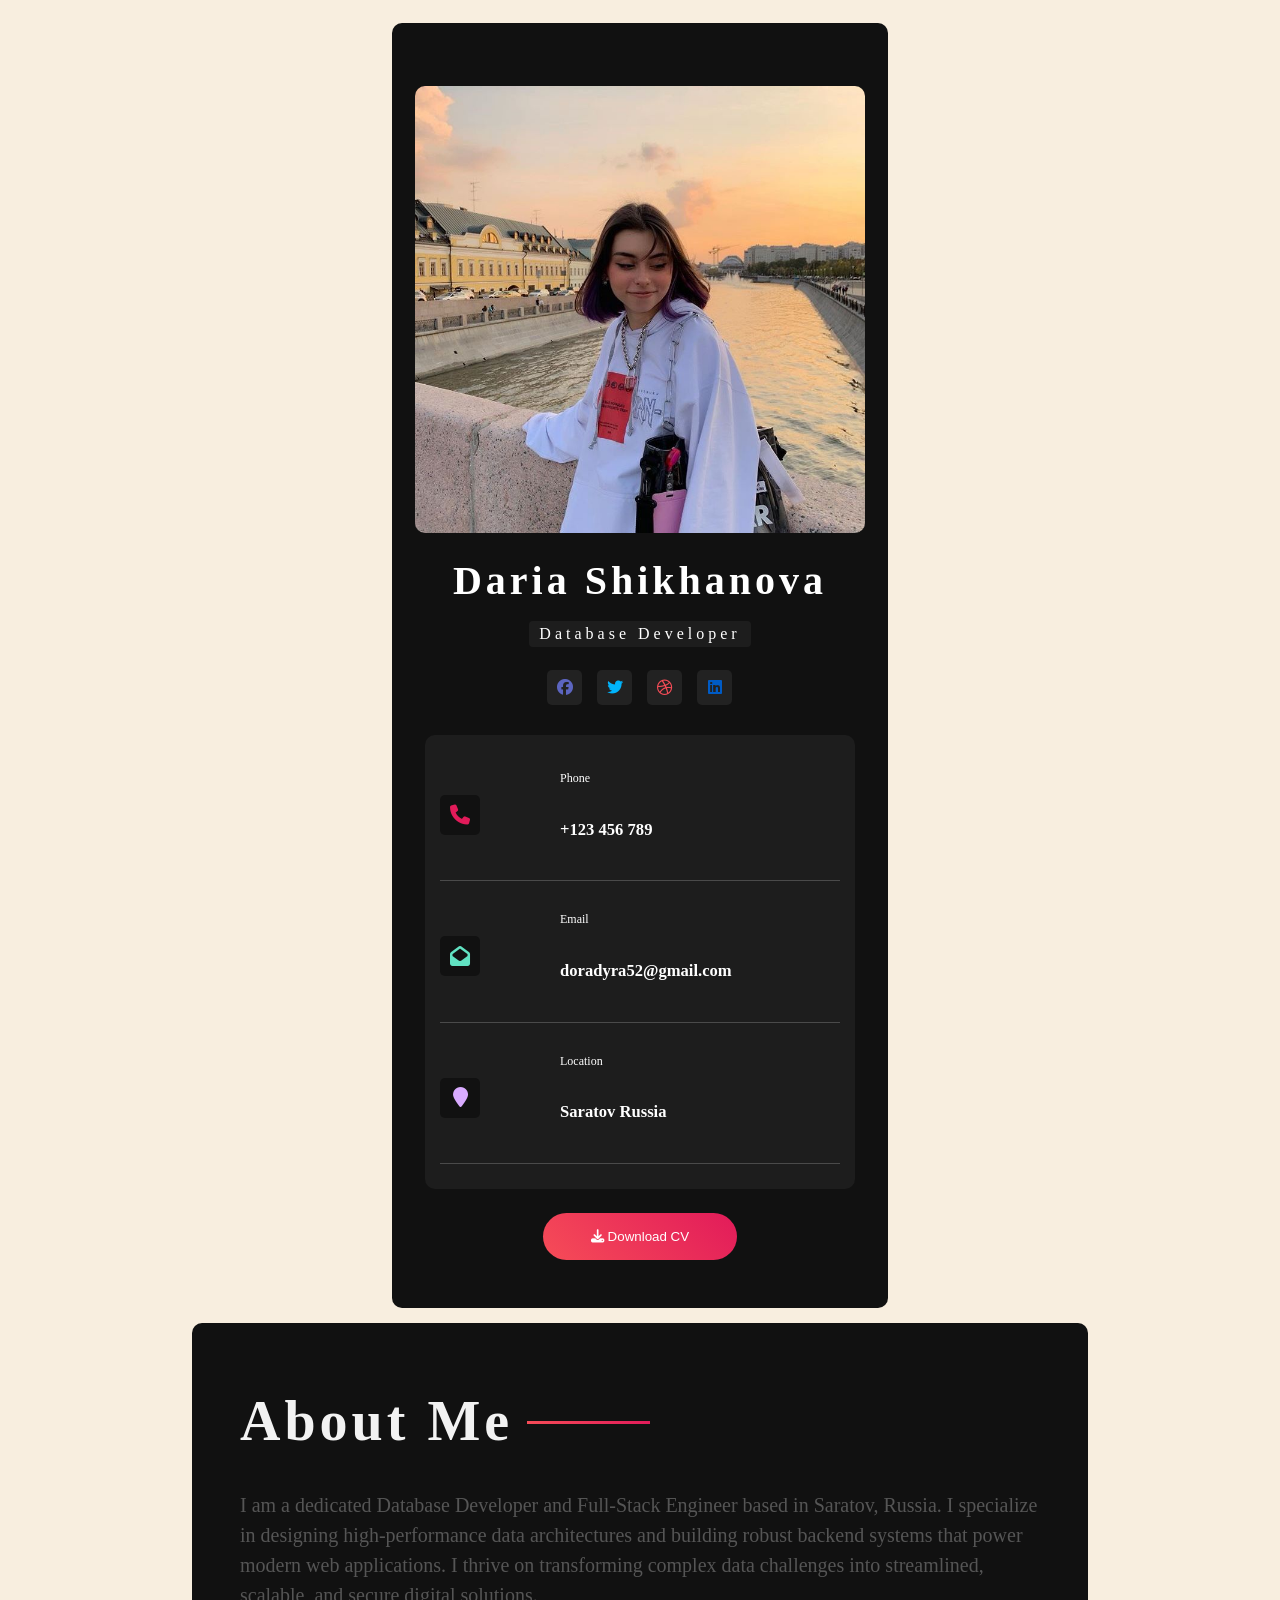
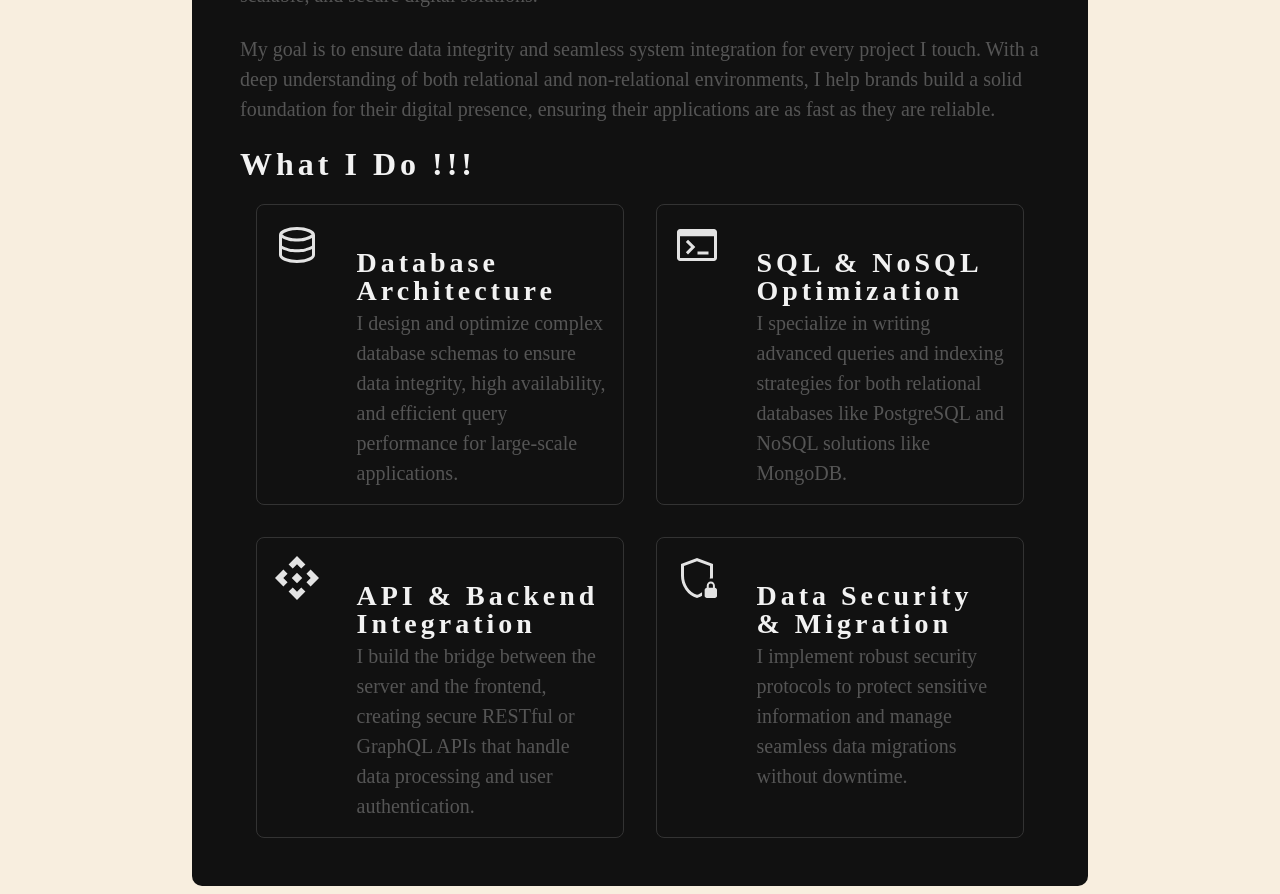
<file: Daria Shikhanova.html>
<!DOCTYPE html>
<html lang="en">

<head>
    <meta charset="UTF-8">
    <meta http-equiv="X-UA-Compatible" content="IE=edge">
    <meta name="viewport" content="width=device-width, initial-scale=1.0">
    <link rel="shortcut icon" type="" href="images/logo.png">
    <link rel="stylesheet" href="style.css">
    <link rel="stylesheet" href="https://cdnjs.cloudflare.com/ajax/libs/font-awesome/6.2.1/css/all.min.css">
</head>

<body>

    <div class="container1">
        <div class="profile-card">
            <div class="profile-pic">
                <img src="images/dora.jpg" alt="user avatar">
            </div>

            <div class="profile-details">
                <div class="intro">
                    <h2>Daria Shikhanova</h2>
                    <h4>Database Developer</h4>
                    <div class="social">
                        <a href="#"><i class="fab fa-facebook" style="color:var(--blue)"></i></a>
                        <a href="#"><i class="fab fa-twitter" style="color:var(--skyblue)"></i></a>
                        <a href="#"><i class="fab fa-dribbble" style="color:var(--dark-pink)"></i></a>
                        <a href="#"><i class="fab fa-linkedin" style="color:var(--light-blue)"></i></a>
                    </div>
                </div>

                <div class="contact-info">
                    <div class="row">
                        <div class="icon">
                            <i class="fa fa-phone" style="color:var(--dark-magenta)"></i>
                        </div>
                        <div class="content">
                            <span>Phone</span>
                            <h5>+123 456 789</h5>
                        </div>
                    </div>

                    <div class="row">
                        <div class="icon">
                            <i class="fa fa-envelope-open" style="color:var(--light-green)"></i>
                        </div>
                        <div class="content">
                            <span>Email</span>
                            <h5>doradyra52@gmail.com</h5>
                        </div>
                    </div>

                    <div class="row">
                        <div class="icon">
                            <i class="fa fa-map-marker" style="color:var(--light-purple)"></i>
                        </div>
                        <div class="content">
                            <span>Location</span>
                            <h5>Saratov Russia</h5>
                        </div>
                    </div>

                </div>
                <button class="download-btn"> <i class="fa fa-download"></i> Download CV</button>
            </div>
        </div>


        <div class="about">
            <h1>About Me</h1>

            <p> I am a dedicated Database Developer and Full-Stack Engineer based in Saratov, Russia. I specialize in
                designing high-performance data architectures and building robust backend systems that power modern web
                applications. I thrive on transforming complex data challenges into streamlined, scalable, and secure
                digital solutions.
            </p>

            <p>
                My goal is to ensure data integrity and seamless system integration for every project I touch. With a
                deep understanding of both relational and non-relational environments, I help brands build a solid
                foundation for their digital presence, ensuring their applications are as fast as they are reliable.
            </p>
            <h2>What I Do !!!</h2>
            <div class="work">
                <div class="workbox">
                    <div class="icon">
                        <img src="images/database_75dp_E3E3E3_FILL0_wght400_GRAD0_opsz48.svg" alt="">
                    </div>
                    <div class="desc">
                        <h3>Database Architecture</h3>
                        <p>I design and optimize complex database schemas to ensure data integrity, high availability,
                            and efficient query performance for large-scale applications.</p>
                    </div>
                </div>

                <div class="workbox">
                    <div class="icon">
                        <img src="images/terminal_75dp_E3E3E3_FILL0_wght400_GRAD0_opsz48.svg" alt="">
                    </div>
                    <div class="desc">
                        <h3>SQL & NoSQL Optimization</h3>
                        <p>I specialize in writing advanced queries and indexing strategies for both relational
                            databases like PostgreSQL and NoSQL solutions like MongoDB.</p>
                    </div>
                </div>

                <div class="workbox">
                    <div class="icon">
                        <img src="images/api_75dp_E3E3E3_FILL0_wght400_GRAD0_opsz48.svg" alt="">
                    </div>
                    <div class="desc">
                        <h3>API & Backend Integration</h3>
                        <p>I build the bridge between the server and the frontend, creating secure RESTful or GraphQL
                            APIs that handle data processing and user authentication.</p>
                    </div>
                </div>

                <div class="workbox">
                    <div class="icon">
                        <img src="images/shield_locked_75dp_E3E3E3_FILL0_wght400_GRAD0_opsz48.svg" alt="">
                    </div>
                    <div class="desc">
                        <h3>Data Security & Migration</h3>
                        <p>I implement robust security protocols to protect sensitive information and manage seamless
                            data migrations without downtime.</p>
                    </div>
                </div>
            </div>
        </div>
    </div>
</body>

</html>
</file>
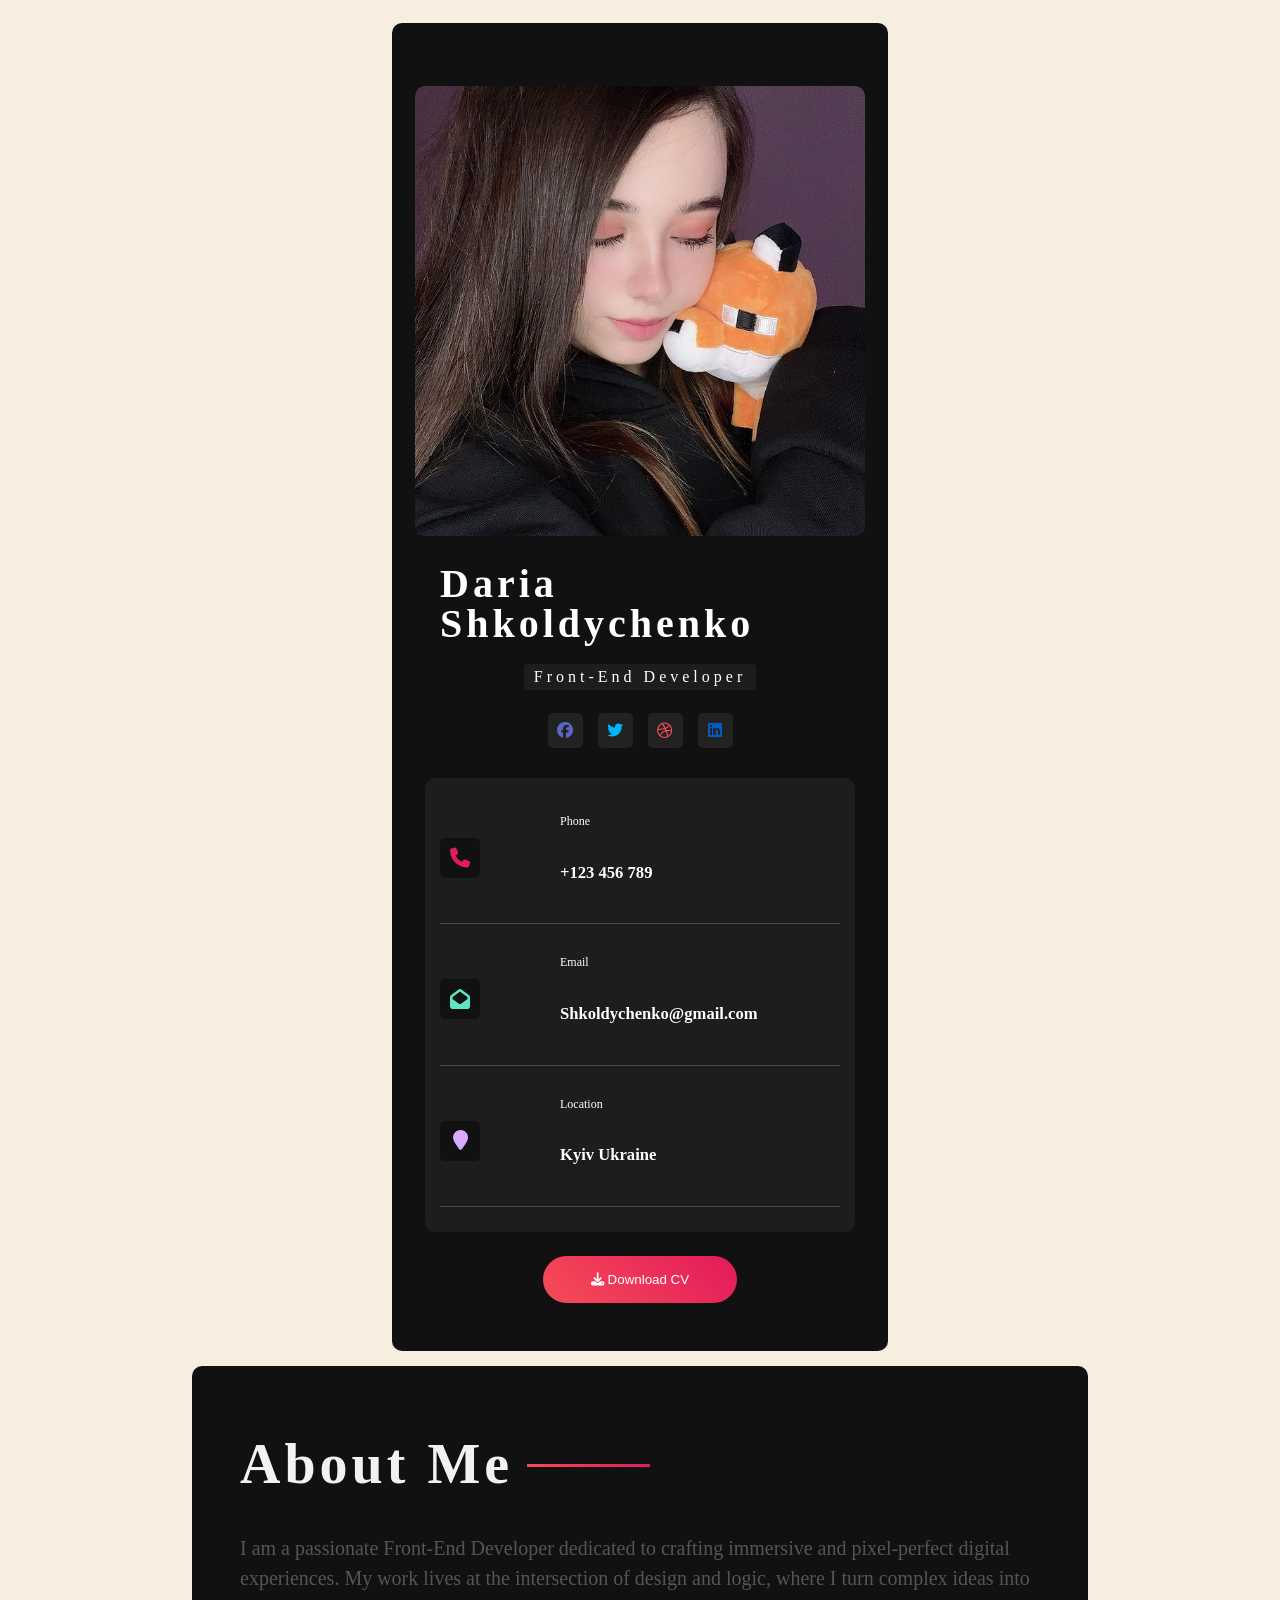
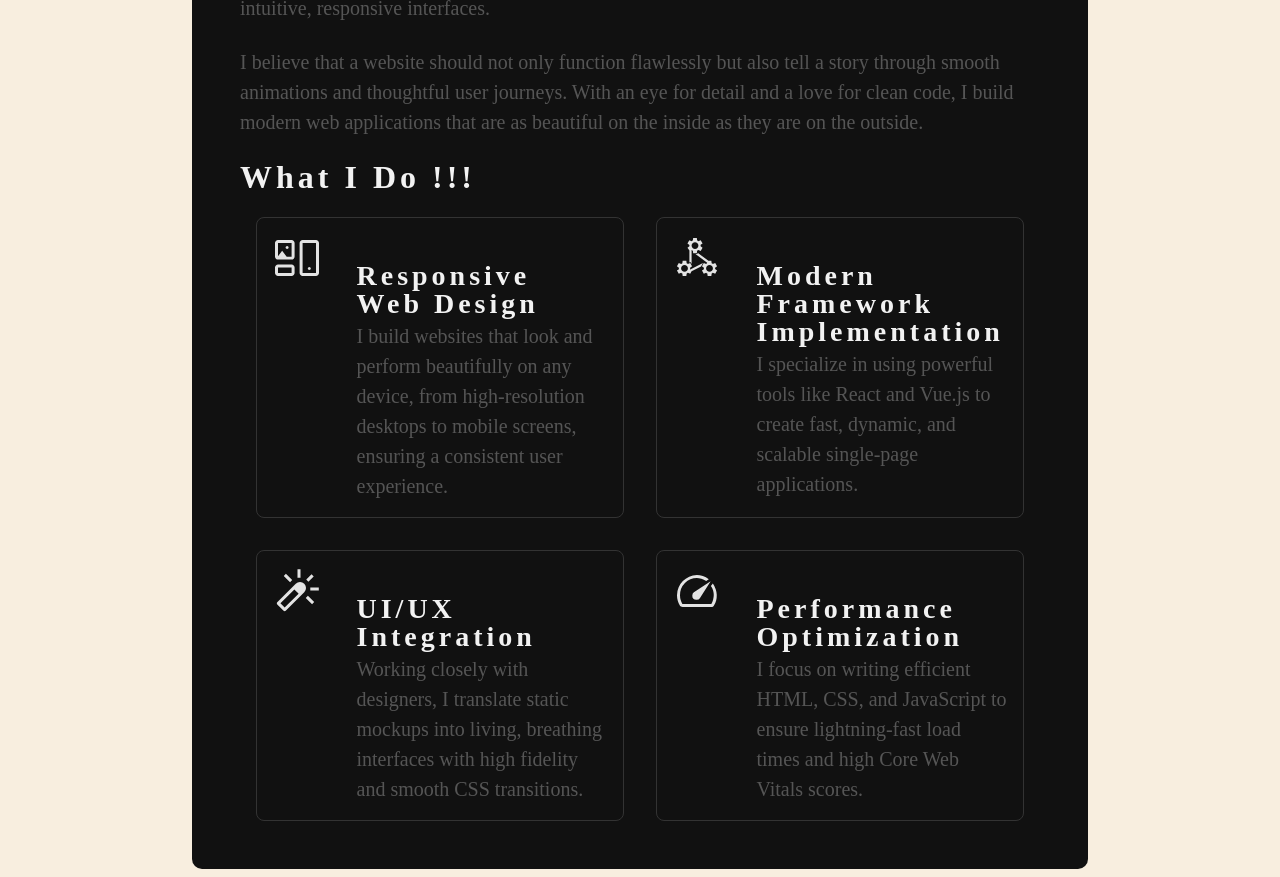
<file: Daria Shkoldychenko.html>
<!DOCTYPE html>
<html lang="en">

<head>
    <meta charset="UTF-8">
    <meta http-equiv="X-UA-Compatible" content="IE=edge">
    <meta name="viewport" content="width=device-width, initial-scale=1.0">
    <link rel="shortcut icon" type="" href="images/logo.png">
    <link rel="stylesheet" href="style.css">
    <link rel="stylesheet" href="https://cdnjs.cloudflare.com/ajax/libs/font-awesome/6.2.1/css/all.min.css">
</head>

<body>

    <div class="container1">
        <div class="profile-card">
            <div class="profile-pic">
                <img src="images/yuechka.jpg" alt="user avatar">
            </div>

            <div class="profile-details">
                <div class="intro">
                    <h2>Daria Shkoldychenko</h2>
                    <h4>Front-End Developer</h4>
                    <div class="social">
                        <a href="#"><i class="fab fa-facebook" style="color:var(--blue)"></i></a>
                        <a href="#"><i class="fab fa-twitter" style="color:var(--skyblue)"></i></a>
                        <a href="#"><i class="fab fa-dribbble" style="color:var(--dark-pink)"></i></a>
                        <a href="#"><i class="fab fa-linkedin" style="color:var(--light-blue)"></i></a>
                    </div>
                </div>

                <div class="contact-info">
                    <div class="row">
                        <div class="icon">
                            <i class="fa fa-phone" style="color:var(--dark-magenta)"></i>
                        </div>
                        <div class="content">
                            <span>Phone</span>
                            <h5>+123 456 789</h5>
                        </div>
                    </div>

                    <div class="row">
                        <div class="icon">
                            <i class="fa fa-envelope-open" style="color:var(--light-green)"></i>
                        </div>
                        <div class="content">
                            <span>Email</span>
                            <h5>Shkoldychenko@gmail.com</h5>
                        </div>
                    </div>

                    <div class="row">
                        <div class="icon">
                            <i class="fa fa-map-marker" style="color:var(--light-purple)"></i>
                        </div>
                        <div class="content">
                            <span>Location</span>
                            <h5>Kyiv Ukraine</h5>
                        </div>
                    </div>

                </div>
                <button class="download-btn"> <i class="fa fa-download"></i> Download CV</button>
            </div>
        </div>


        <div class="about">
            <h1>About Me</h1>

            <p> I am a passionate Front-End Developer dedicated to crafting immersive and pixel-perfect digital
                experiences. My work lives at the intersection of design and logic, where I turn complex ideas into
                intuitive, responsive interfaces.
            </p>

            <p>
                I believe that a website should not only function flawlessly but also tell a story through smooth
                animations and thoughtful user journeys. With an eye for detail and a love for clean code, I build
                modern web applications that are as beautiful on the inside as they are on the outside.
            </p>
            <h2>What I Do !!!</h2>
            <div class="work">
                <div class="workbox">
                    <div class="icon">
                        <img src="images/mobile_layout_75dp_E3E3E3_FILL0_wght400_GRAD0_opsz48.svg" alt="">
                    </div>
                    <div class="desc">
                        <h3>Responsive Web Design</h3>
                        <p>I build websites that look and perform beautifully on any device, from high-resolution
                            desktops to mobile screens, ensuring a consistent user experience.</p>
                    </div>
                </div>

                <div class="workbox">
                    <div class="icon">
                        <img src="images/component_exchange_75dp_E3E3E3_FILL0_wght400_GRAD0_opsz48.svg" alt="">
                    </div>
                    <div class="desc">
                        <h3>Modern Framework Implementation</h3>
                        <p>I specialize in using powerful tools like React and Vue.js to create fast, dynamic, and
                            scalable single-page applications.</p>
                    </div>
                </div>

                <div class="workbox">
                    <div class="icon">
                        <img src="images/wand_shine_75dp_E3E3E3_FILL0_wght400_GRAD0_opsz48.svg" alt="">
                    </div>
                    <div class="desc">
                        <h3>UI/UX Integration</h3>
                        <p>Working closely with designers, I translate static mockups into living, breathing interfaces
                            with high fidelity and smooth CSS transitions.</p>
                    </div>
                </div>

                <div class="workbox">
                    <div class="icon">
                        <img src="images/speed_75dp_E3E3E3_FILL0_wght400_GRAD0_opsz48.svg" alt="">
                    </div>
                    <div class="desc">
                        <h3>Performance Optimization</h3>
                        <p>I focus on writing efficient HTML, CSS, and JavaScript to ensure lightning-fast load times
                            and high Core Web Vitals scores.</p>
                    </div>
                </div>
            </div>
        </div>
    </div>
</body>

</html>
</file>
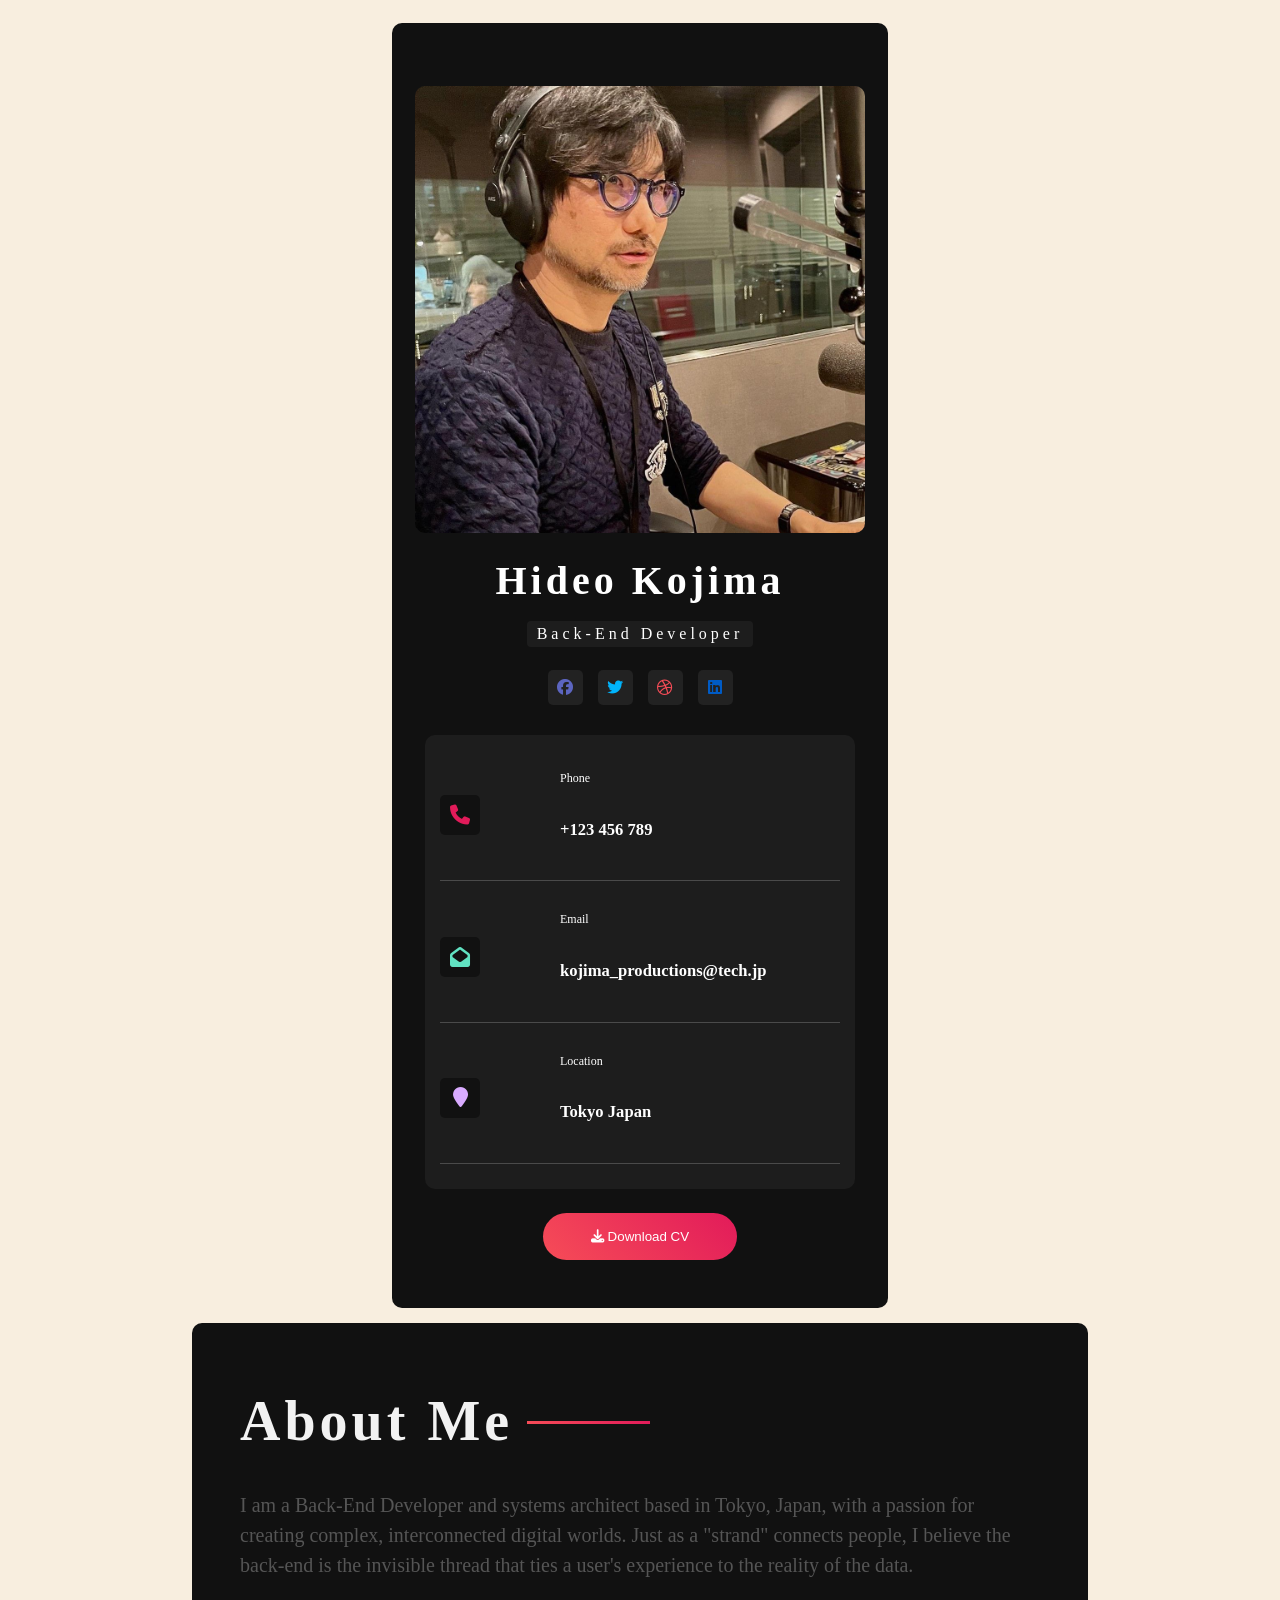
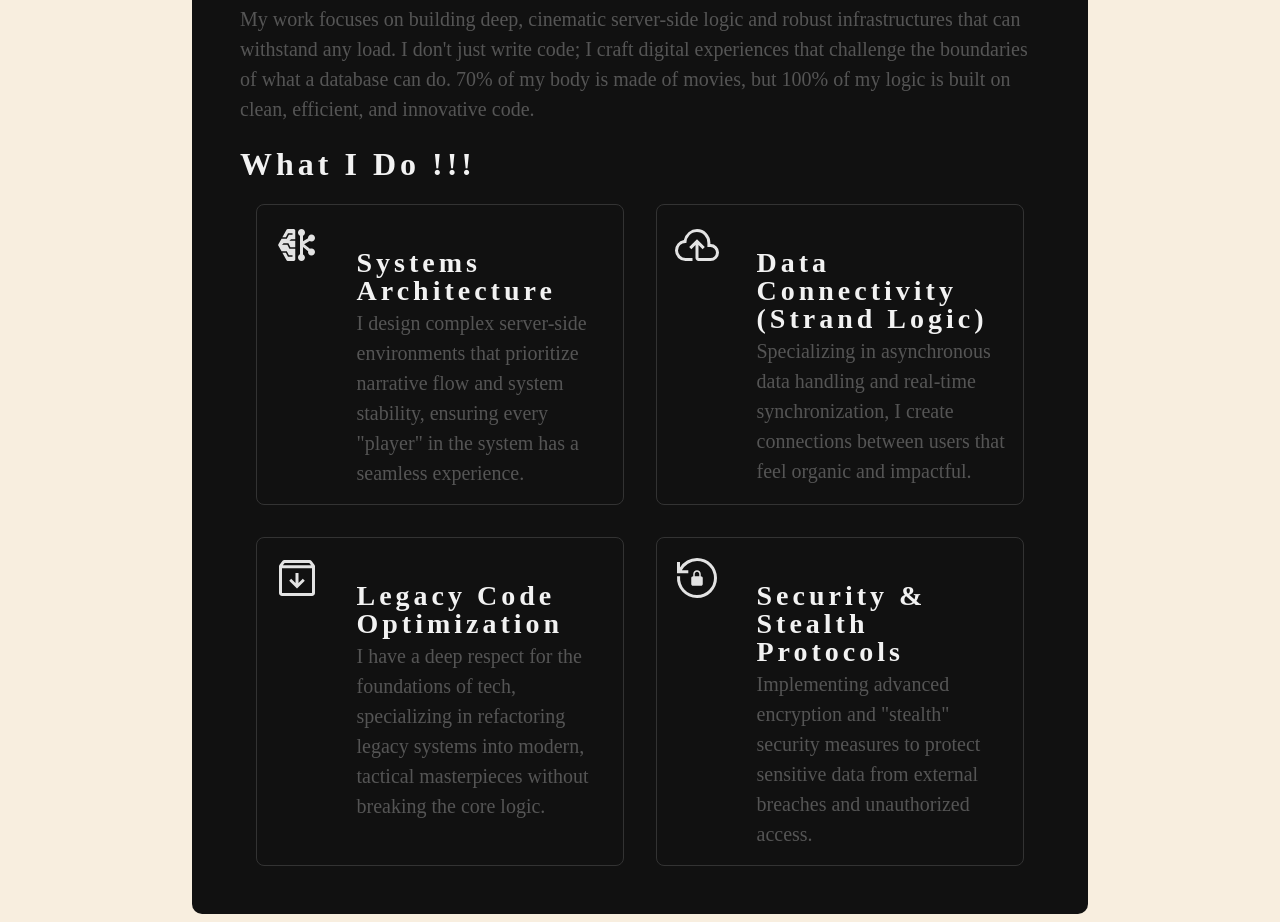
<file: Hideo Kojima.html>
<!DOCTYPE html>
<html lang="en">

<head>
    <meta charset="UTF-8">
    <meta http-equiv="X-UA-Compatible" content="IE=edge">
    <meta name="viewport" content="width=device-width, initial-scale=1.0">
    <link rel="shortcut icon" type="" href="images/logo.png">
    <link rel="stylesheet" href="style.css">
    <link rel="stylesheet" href="https://cdnjs.cloudflare.com/ajax/libs/font-awesome/6.2.1/css/all.min.css">
</head>

<body>

    <div class="container1">
        <div class="profile-card">
            <div class="profile-pic">
                <img src="images/kodjima.jpg" alt="user avatar">
            </div>

            <div class="profile-details">
                <div class="intro">
                    <h2>Hideo Kojima</h2>
                    <h4>Back-End Developer</h4>
                    <div class="social">
                        <a href="#"><i class="fab fa-facebook" style="color:var(--blue)"></i></a>
                        <a href="#"><i class="fab fa-twitter" style="color:var(--skyblue)"></i></a>
                        <a href="#"><i class="fab fa-dribbble" style="color:var(--dark-pink)"></i></a>
                        <a href="#"><i class="fab fa-linkedin" style="color:var(--light-blue)"></i></a>
                    </div>
                </div>

                <div class="contact-info">
                    <div class="row">
                        <div class="icon">
                            <i class="fa fa-phone" style="color:var(--dark-magenta)"></i>
                        </div>
                        <div class="content">
                            <span>Phone</span>
                            <h5>+123 456 789</h5>
                        </div>
                    </div>

                    <div class="row">
                        <div class="icon">
                            <i class="fa fa-envelope-open" style="color:var(--light-green)"></i>
                        </div>
                        <div class="content">
                            <span>Email</span>
                            <h5>kojima_productions@tech.jp</h5>
                        </div>
                    </div>

                    <div class="row">
                        <div class="icon">
                            <i class="fa fa-map-marker" style="color:var(--light-purple)"></i>
                        </div>
                        <div class="content">
                            <span>Location</span>
                            <h5>Tokyo Japan</h5>
                        </div>
                    </div>

                </div>
                <button class="download-btn"> <i class="fa fa-download"></i> Download CV</button>
            </div>
        </div>


        <div class="about">
            <h1>About Me</h1>

            <p> I am a Back-End Developer and systems architect based in Tokyo, Japan, with a passion for creating
                complex, interconnected digital worlds. Just as a "strand" connects people, I believe the back-end is
                the invisible thread that ties a user's experience to the reality of the data.
            </p>

            <p>
                My work focuses on building deep, cinematic server-side logic and robust infrastructures that can
                withstand any load. I don't just write code; I craft digital experiences that challenge the boundaries
                of what a database can do. 70% of my body is made of movies, but 100% of my logic is built on clean,
                efficient, and innovative code.
            </p>
            <h2>What I Do !!!</h2>
            <div class="work">
                <div class="workbox">
                    <div class="icon">
                        <img src="images/network_intel_node_75dp_E3E3E3_FILL0_wght400_GRAD0_opsz48.svg" alt="">
                    </div>
                    <div class="desc">
                        <h3>Systems Architecture</h3>
                        <p>I design complex server-side environments that prioritize narrative flow and system
                            stability, ensuring every "player" in the system has a seamless experience.</p>
                    </div>
                </div>

                <div class="workbox">
                    <div class="icon">
                        <img src="images/backup_75dp_E3E3E3_FILL0_wght400_GRAD0_opsz48.svg" alt="">
                    </div>
                    <div class="desc">
                        <h3>Data Connectivity (Strand Logic)</h3>
                        <p>Specializing in asynchronous data handling and real-time synchronization, I create
                            connections between users that feel organic and impactful.</p>
                    </div>
                </div>

                <div class="workbox">
                    <div class="icon">
                        <img src="images/archive_75dp_E3E3E3_FILL0_wght400_GRAD0_opsz48.svg" alt="">
                    </div>
                    <div class="desc">
                        <h3>Legacy Code Optimization</h3>
                        <p>I have a deep respect for the foundations of tech, specializing in refactoring legacy systems
                            into modern, tactical masterpieces without breaking the core logic.</p>
                    </div>
                </div>

                <div class="workbox">
                    <div class="icon">
                        <img src="images/lock_reset_75dp_E3E3E3_FILL0_wght400_GRAD0_opsz48.svg" alt="">
                    </div>
                    <div class="desc">
                        <h3>Security & Stealth Protocols</h3>
                        <p>Implementing advanced encryption and "stealth" security measures to protect sensitive data
                            from external breaches and unauthorized access.</p>
                    </div>
                </div>
            </div>
        </div>
    </div>
</body>

</html>
</file>
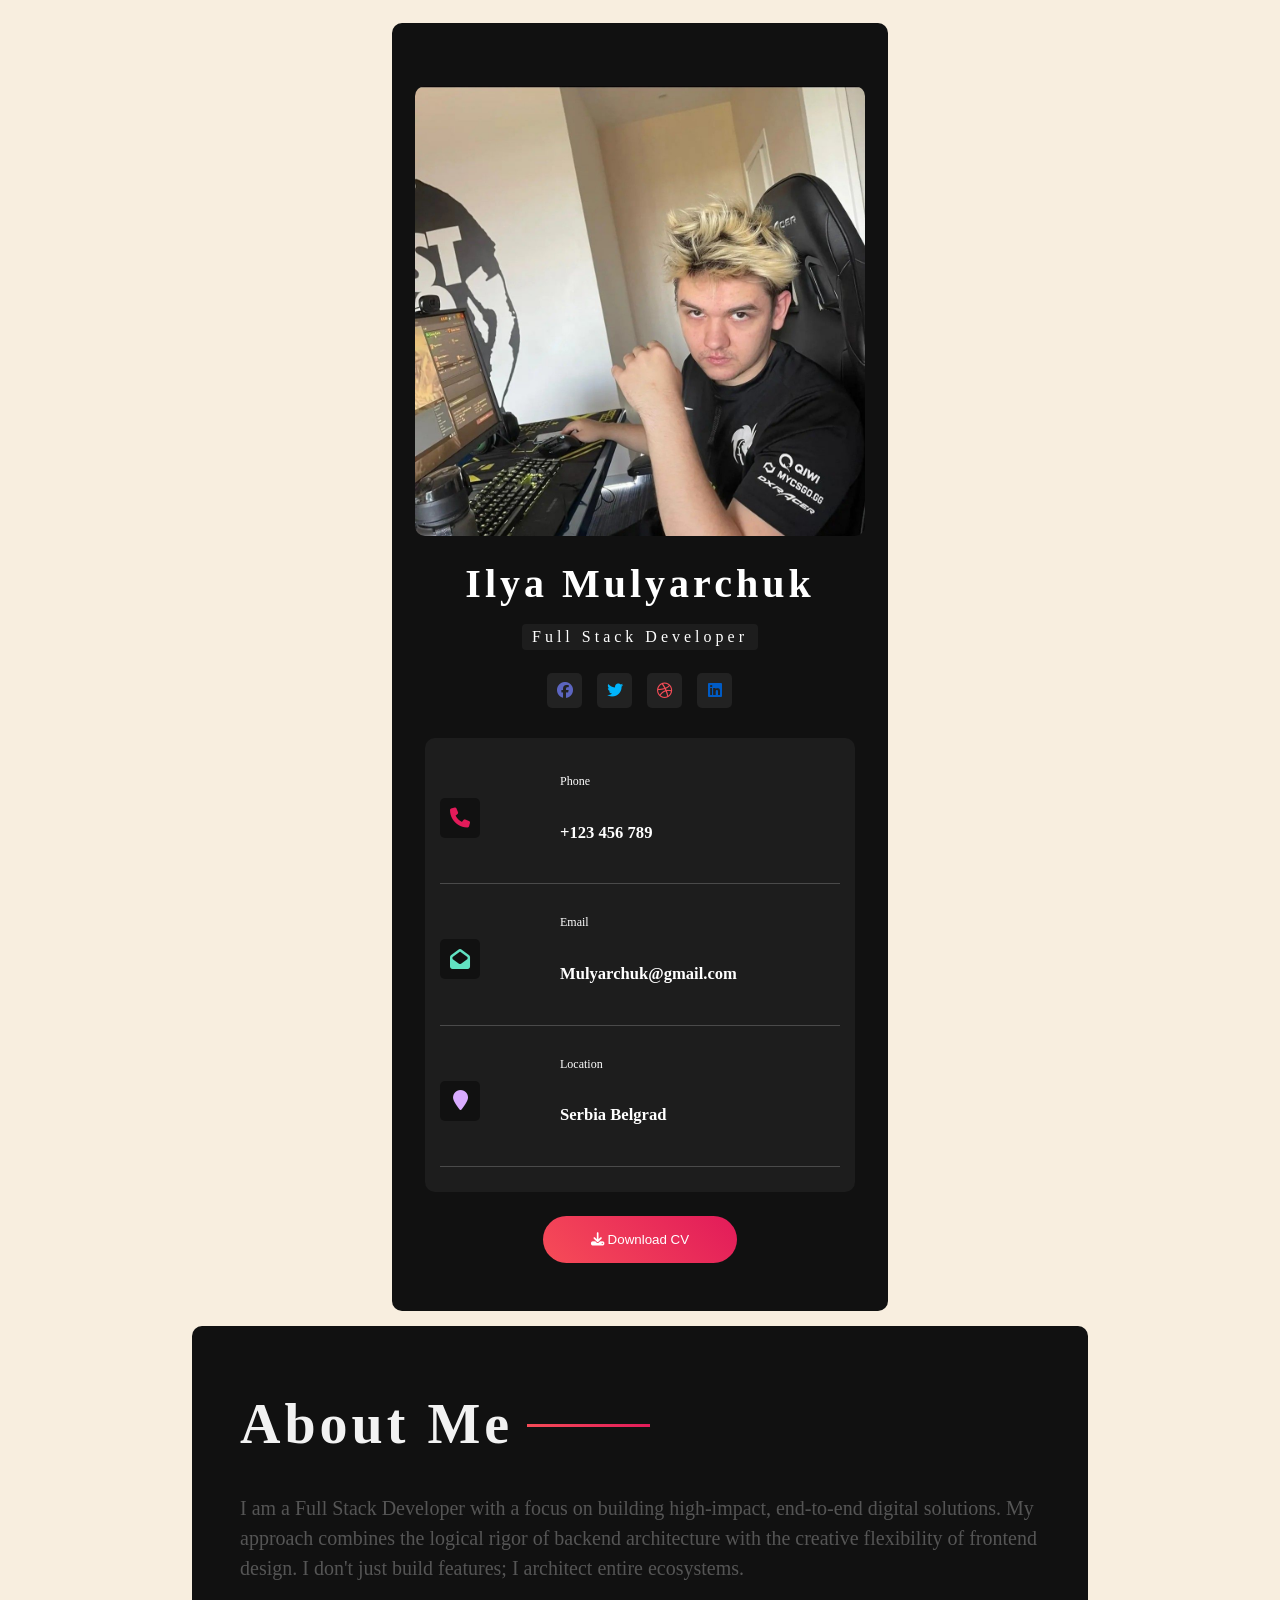
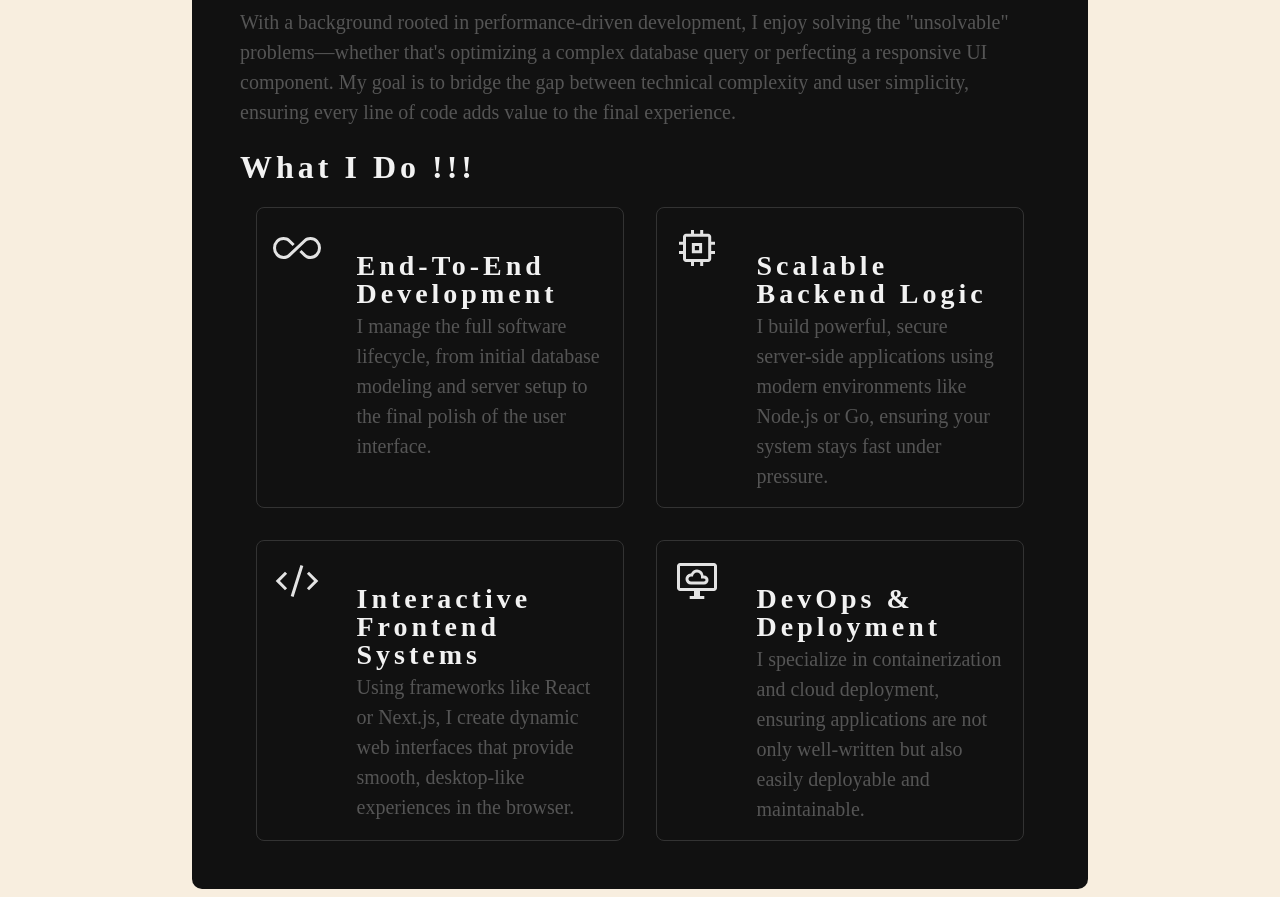
<file: Ilya Mulyarchuk.html>
<!DOCTYPE html>
<html lang="en">

<head>
    <meta charset="UTF-8">
    <meta http-equiv="X-UA-Compatible" content="IE=edge">
    <meta name="viewport" content="width=device-width, initial-scale=1.0">
    <link rel="shortcut icon" type="" href="images/logo.png">
    <link rel="stylesheet" href="style.css">
    <link rel="stylesheet" href="https://cdnjs.cloudflare.com/ajax/libs/font-awesome/6.2.1/css/all.min.css">
</head>

<body>

    <div class="container1">
        <div class="profile-card">
            <div class="profile-pic">
                <img src="images/yatoro.jpg" alt="user avatar">
            </div>

            <div class="profile-details">
                <div class="intro">
                    <h2>Ilya Mulyarchuk</h2>
                    <h4>Full Stack Developer</h4>
                    <div class="social">
                        <a href="#"><i class="fab fa-facebook" style="color:var(--blue)"></i></a>
                        <a href="#"><i class="fab fa-twitter" style="color:var(--skyblue)"></i></a>
                        <a href="#"><i class="fab fa-dribbble" style="color:var(--dark-pink)"></i></a>
                        <a href="#"><i class="fab fa-linkedin" style="color:var(--light-blue)"></i></a>
                    </div>
                </div>

                <div class="contact-info">
                    <div class="row">
                        <div class="icon">
                            <i class="fa fa-phone" style="color:var(--dark-magenta)"></i>
                        </div>
                        <div class="content">
                            <span>Phone</span>
                            <h5>+123 456 789</h5>
                        </div>
                    </div>

                    <div class="row">
                        <div class="icon">
                            <i class="fa fa-envelope-open" style="color:var(--light-green)"></i>
                        </div>
                        <div class="content">
                            <span>Email</span>
                            <h5>Mulyarchuk@gmail.com</h5>
                        </div>
                    </div>

                    <div class="row">
                        <div class="icon">
                            <i class="fa fa-map-marker" style="color:var(--light-purple)"></i>
                        </div>
                        <div class="content">
                            <span>Location</span>
                            <h5>Serbia Belgrad</h5>
                        </div>
                    </div>

                </div>
                <button class="download-btn"> <i class="fa fa-download"></i> Download CV</button>
            </div>
        </div>


        <div class="about">
            <h1>About Me</h1>

            <p> I am a Full Stack Developer with a focus on building high-impact, end-to-end digital solutions. My
                approach combines the logical rigor of backend architecture with the creative flexibility of frontend
                design. I don't just build features; I architect entire ecosystems.
            </p>

            <p>
                With a background rooted in performance-driven development, I enjoy solving the "unsolvable"
                problems—whether that's optimizing a complex database query or perfecting a responsive UI component. My
                goal is to bridge the gap between technical complexity and user simplicity, ensuring every line of code
                adds value to the final experience.
            </p>
            <h2>What I Do !!!</h2>
            <div class="work">
                <div class="workbox">
                    <div class="icon">
                        <img src="images/all_inclusive_75dp_E3E3E3_FILL0_wght400_GRAD0_opsz48.svg" alt="">
                    </div>
                    <div class="desc">
                        <h3>End-to-End Development</h3>
                        <p>I manage the full software lifecycle, from initial database modeling and server setup to the
                            final polish of the user interface.</p>
                    </div>
                </div>

                <div class="workbox">
                    <div class="icon">
                        <img src="images/memory_75dp_E3E3E3_FILL0_wght400_GRAD0_opsz48.svg" alt="">
                    </div>
                    <div class="desc">
                        <h3>Scalable Backend Logic</h3>
                        <p>I build powerful, secure server-side applications using modern environments like Node.js or
                            Go, ensuring your system stays fast under pressure.</p>
                    </div>
                </div>

                <div class="workbox">
                    <div class="icon">
                        <img src="images/code_xml_75dp_E3E3E3_FILL0_wght400_GRAD0_opsz48.svg" alt="">
                    </div>
                    <div class="desc">
                        <h3>Interactive Frontend Systems</h3>
                        <p>Using frameworks like React or Next.js, I create dynamic web interfaces that provide smooth,
                            desktop-like experiences in the browser.</p>
                    </div>
                </div>

                <div class="workbox">
                    <div class="icon">
                        <img src="images/desktop_cloud_75dp_E3E3E3_FILL0_wght400_GRAD0_opsz48.svg" alt="">
                    </div>
                    <div class="desc">
                        <h3>DevOps & Deployment</h3>
                        <p>I specialize in containerization and cloud deployment, ensuring applications are not only
                            well-written but also easily deployable and maintainable.</p>
                    </div>
                </div>
            </div>
        </div>
    </div>
</body>

</html>
</file>
<file: style.css>
/* color */
:root {
    --white-color: #ffffff;
    --body-bg: #f8eedf;
    --surface-color: #e8c999;
    --accent-color: #8e1616;
    --dark: #000000;
    --surface: rgba(255, 255, 255, .06);
    --stroke: rgba(255, 255, 255, .12);
    --maxw: 1600px;
    --blue: #5c65c0;
    --skyblue: #00b4fc;
    --light-blue: #005bc5;
    --dark-pink: #f64c57;
    --dark-magenta: #e21b5a;
    --light-green: #61e2c2;
    --light-purple: #d9abff;
}

body {
    background: var(--body-bg);
    color: var(--dark);
    font-size: 1.25rem;
    line-height: 1.5;
}

h1,
h2,
h3,
h4 {
    letter-spacing: 0.25rem;
    text-transform: capitalize;
    line-height: 1.25;
    margin-bottom: 0.75rem;
}

h1 {
    font-size: 3rem;
}

h2 {
    font-size: 2rem;
}

h3 {
    font-size: 1.5rem;
}

h4 {
    font-size: 0.875rem;
}

@media screen and (min-width: 900px) {
    h1 {
        font-size: 4rem;
    }

    h2 {
        font-size: 2.5rem;
    }

    h3 {
        font-size: 1.75rem;
    }

    h4 {
        font-size: 1rem;
    }

    body {
        font-size: 1.25rem;
    }

    h1,
    h2,
    h3,
    h4 {
        line-height: 1;
    }
}



/* navbra */

.nav {
    position: sticky;
    top: 0;
    background: linear-gradient(180deg, rgba(8, 10, 14, 0.55));
    padding: clamp(0.5rem, 1vw + 0.2rem, 1rem) clamp(1rem, 2vw + 0.5rem, 3rem);
    border-bottom: 1px solid var(--stroke);
    backdrop-filter: blur(12px);
    z-index: 100;
}

.nav-inner {
    max-width: var(--maxw);
    margin: auto;
    display: flex;
    align-items: center;
    justify-content: space-between;

}

.brand {
    display: flex;
    align-items: center;
    gap: 0.5rem;
    color: var(--white-color);
    text-decoration: none;
    font-size: clamp(1.1rem, 2vw, 1.5rem);
    font-weight: 700;
}

.logo {
    width: clamp(40px, 4vw, 48px);
    height: clamp(40px 4vw, 48px);
}

.menu {
    display: flex;
    align-items: center;
    gap: clamp(0.75rem, 1vw, 1.5rem);
    list-style: none;
}

.menu a {
    text-decoration: none;
    padding: 0.5rem 0.75rem;
    font-size: clamp(0.9, 0.9vw, 1.05rem);
    font-weight: 500;
    color: var(--white-color);
    transition: 0.2s;
}

.menu a:hover {
    text-shadow: 0 0 10px var(--white-color);
}

.nav-btn {
    display: flex;
    align-items: center;
    justify-content: center;
    background: var(--white-color);
    border: none;
    outline: none;
    border-radius: 12px;
    transition: transform 0.15s, box-shadow 0.2s;
}

.nav-btn:hover {
    transform: translateY(-2px);
    box-shadow: 0 8px 32px -8px rgba(255, 255, 255, 0.55);
}

.menu-toggle {
    display: none;
}

/* phone adaptation */

.hamburger {
    display: none;
    width: clamp(40px, 6vw, 45px);
    height: clamp(40px, 6vw, 45px);
    align-items: center;
    justify-content: center;
    border-radius: 12px;
    border: 1px solid var(--stroke);
    background: var(--surface);
    cursor: pointer;
}

.hamburger span,
.hamburger span::before,
.hamburger span::after {
    display: block;
    width: 18px;
    height: 2px;
    background: var(--white-color);
    position: relative;
    content: "";
    transition: transform 0.25s ease, top 0.25s ease, background 0.25s ease;
    transform-origin: center;
}

.hamburger span::before {
    position: absolute;
}

.hamburger span::after {
    position: absolute;
    top: 6px;
}

@media(max-width: 900px) {
    .menu {
        position: absolute;
        top: 100%;
        left: 0;
        right: 0;
        flex-direction: column;
        align-items: center;
        gap: 1rem;
        background: rgba(8, 10, 14, 0.9);
        backdrop-filter: blur(12px);
        max-height: 0;
        padding: 0;
        opacity: 0;
        pointer-events: none;
        overflow: hidden;
        transition: max-height 0.4 ease, opacity 0.4s ease, padding 0.4s ease;
    }

    .menu li {
        display: flex;
        align-items: center;
        justify-content: center;
        width: 90%;
        border-bottom: 1px solid #b6c0c9;
    }

    .menu li a {
        padding: 10px 0;
    }

    .menu .nav-btn {
        width: 90%;
        margin-top: 1rem;
    }

    .menu-toggle:checked~.menu {
        max-height: 100vh;
        height: 100vh;
        padding: 1.5rem 0;
        opacity: 1;
        pointer-events: auto;
    }

    .hamburger {
        display: flex;
    }

    .menu-toggle:checked~.hamburger span {
        background: transparent;
    }

    .menu-toggle:checked~.hamburger span::before {
        top: 0;
        transform: rotate(45deg);
    }

    .menu-toggle:checked~.hamburger span::after {
        top: 0;
        transform: rotate(-45deg);
    }
}

/* footer */

footer {
    background-color: var(--surface-color);
}

.footercontainer {
    width: 100%;
    padding: 70px 30px 20px;
}

.socialIcons {
    display: flex;
    justify-content: center;
}

.socialIcons a {
    text-decoration: none;
    padding: 10px;
    background-color: var(--white-color);
    margin: 10px;
    border-radius: 50%;
}

.socialIcons a i {
    font-size: 2rem;
    color: var(--dark);
    opacity: 0.9;
}

.socialIcons a:hover {
    background-color: var(--dark);
    transition: 0.5s;
}

.socialIcons a:hover i {
    color: var(--white-color);
    transition: 0.5s;
}

.footernav {
    margin: 30px 0;

}

.footernav ul {
    display: flex;
    justify-content: center;
    list-style: none;
}

.footernav ul li a {
    color: var(--dark);
    margin: 20px;
    text-decoration: none;
    font-size: 1.3rem;
    opacity: 0.7;
    transition: 0.3s;
}

.footernav ul li a:hover {
    opacity: 1;
}

.footerbottom {
    background-color: var(--dark);
    padding: 20px;
    text-align: center;
}

.footerbottom p {
    color: var(--white-color);
}

.designer {
    opacity: 0.7;
    text-transform: uppercase;
    letter-spacing: 1px;
    font-weight: 400;
    margin: 0px 5px;
}

/* phone adaptation  */

@media (max-width: 900px) {
    .footernav ul {
        flex-direction: column;
    }

    .footernav ul li {
        width: 100%;
        text-align: center;
        margin: 10px;
    }
}

/* banner fisrt page */
.banner {
    min-height: 100vh;
    display: grid;
    place-items: center;
    text-align: center;
}

.bannercontainer h1 {
    color: var(--dark);
    text-transform: uppercase;
}

.bannercontainer p {
    color: var(--dark);
    max-width: 50rem;
    margin: 0 auto;
    margin-bottom: 1.25rem;

}

/* phone adaptation  */

@media screen and (min-width: 900) {
    .bannercontainer p {
        max-width: 40rem;
    }

}

.btn1 {
    text-transform: uppercase;
    background: transparent;
    color: var(--dark);
    padding: 0.375rem 0.75rem;
    letter-spacing: 0.25rem;
    display: inline-block;
    transition: all 0.3 linear;
    cursor: pointer;
    box-shadow: 0 1px rgba(0, 0, 0, 0.2);
    border-radius: 0.5rem;
}

.btn1:hover {
    color: var(--white-color);
    background: var(--dark);
}

.btn-wthite {
    background: var(--accent-color);
    color: var(--body-bg);
    border-color: var(--white-color);
    border-radius: 0;
    padding: 0.5rem 1rem;
    border: none;
}

.btn-wthite:hover {
    background: var(--dark);
    color: var(--white-color);
    border-color: var(--dark);
}


/* darkmode */

.darkmode {
    --white-color: #f8eedf;
    --body-bg: #000000;
    --surface-color: #1a1a1a;
    --accent-color: #8e1616;
    --dark: #e8c999;
    --stroke: rgba(232, 201, 153, 0.2);
}

#theme-switch {
    height: 50px;
    width: 50px;
    padding: 0;
    border-radius: 50%;
    background-color: var(--white-color);
    display: flex;
    justify-content: center;
    align-items: center;
    border: none;
}

#theme-switch {
    fill: var(--body-bg);
}

#theme-switch svg:last-child {
    display: none;

}

.darkmode #theme-switch svg:first-child {
    display: none;
}

.darkmode #theme-switch svg:last-child {
    display: block;
}

/* image about us */

.about-us-img img {
    max-width: 100%;
    height: auto;
}

.about-us-img {
    text-align: center;
    display: flex;
    justify-content: center;
}

.aboutcontainer h2,
.aboutcontainer h1,
.aboutcontainer p {
    text-align: center;
}

.aboutcontainer ul {
    list-style: none;
}

/* cards */

.container .row1 {
    display: grid;
    grid-template-columns: repeat(2, 1fr);
    gap: 40px;
    justify-items: center;
    margin-top: 40px;
}

.card-wrapper {
    width: 100%;
}

@media (max-width: 900px) {
    .container .row1 {
        grid-template-columns: 1fr;
    }
}



.our-team {
    padding: 30px 0 40px;
    margin-bottom: 30px;
    background-color: var(--white-color);
    text-align: center;
    overflow: hidden;
    position: relative;
}

.our-team .picture {
    display: inline-block;
    height: 130px;
    width: 130px;
    margin-bottom: 50px;
    z-index: 1;
    position: relative;
}

.our-team .picture::before {
    content: "";
    width: 100%;
    height: 0;
    border-radius: 50%;
    background-color: #1369ce;
    position: absolute;
    bottom: 135%;
    right: 0;
    left: 0;
    opacity: 0.9;
    transform: scale(3);
    transition: all 0.3s linear 0s;
}

.our-team:hover .picture::before {
    height: 100%;
}

.our-team .picture::after {
    content: "";
    width: 100%;
    height: 100%;
    border-radius: 50%;
    background-color: #1369ce;
    position: absolute;
    top: 0;
    left: 0;
    z-index: -1;
}

.our-team .picture img {
    width: 100%;
    height: auto;
    border-radius: 50%;
    transform: scale(1);
    transition: all 0.9s ease 0s;
}

.our-team:hover .picture img {
    box-shadow: 0 0 0 14px #f7f5ec;
    transform: scale(0.7);
}

.our-team .title {
    display: block;
    font-size: 15px;
    color: #4e5052;
    text-transform: capitalize;
}

.our-team .social {
    width: 100%;
    padding: 0;
    margin: 0;
    background-color: #1369ce;
    position: absolute;
    bottom: -100px;
    left: 0;
    transition: all 0.5s ease 0s;
}

.our-team:hover .social {
    bottom: 0;
}

/* button CV */
.cv-btn {
    display: inline-block;
    padding: 8px 22px;
    background: #1369ce;
    color: #fff;
    font-weight: 600;
    text-transform: uppercase;
    letter-spacing: 0.15em;
    border-radius: 6px;
    text-decoration: none;
    transition: 0.25s ease;
    font-size: 0.9rem;
}

.cv-btn:hover {
    background: #0f57a8;
    transform: translateY(-2px);
    box-shadow: 0 6px 18px rgba(19, 105, 206, 0.35);
}


/* porfolio */

.container1 {
    display: flex;
    justify-content: space-around;
    align-items: center;
    min-height: 100%;
    width: 100%;
    flex-wrap: wrap;
    position: relative;
}

.profile-card {
    background: #111;
    width: 400px;
    padding: 3rem;
    border-radius: 10px;
    min-height: 400px;
    position: relative;
    color: var(--white-color);
    margin: 15px;
    display: flex;
    justify-content: space-between;
    align-items: center;
    flex-direction: column;
}

.profile-card .profile-pic {
    margin-top: 15px;
    overflow: hidden;
}

.profile-card .profile-pic img {
    border-radius: 10px;
    width: 450px;

}

.profile-card .profile-details {
    display: flex;
    flex-direction: column;
    justify-content: flex-start;
    align-items: center;
    width: 100%;
}

.profile-details .intro {
    display: flex;
    justify-content: center;
    align-items: center;
    flex-direction: column;
}

.profile-details .intro h2 {
    margin-top: 20px;
}

.profile-details .intro h4 {
    background: #1d1d1d;
    font-weight: 400;
    border-radius: 4px;
    padding: 5px 10px;
    margin: 8px;
}

.profile-details .intro .social {
    margin-top: 10px;
    margin-bottom: 25px;
}

.profile-details .intro .social i {
    color: #ddd;
    font-size: 16px;
    background-color: #222;
    margin: 5px;
    height: 35px;
    width: 35px;
    line-height: 35px;
    text-align: center;
    border-radius: 5px;
    transition: 0.5s;
}

.profile-details .intro .social i:hover {
    transform: scale(1.2);
    border: 1px solid rgba(255, 255, 255, 0.3);
}

.profile-details .contact-info {
    background-color: #1d1d1d;
    padding: 15px;
    border-radius: 10px;
    width: 100%;
}

.profile-details .contact-info .row {
    display: flex;
    justify-content: space-between;
    align-items: center;
    border-bottom: 1px solid rgba(255, 255, 255, 0.2);
    padding: 10px 0;
    margin-bottom: 10px;
}

.contact-info .row .icon {
    height: 40px;
    width: 40px;
    line-height: 40px;
    border-radius: 5px;
    background-color: #111;
    text-align: center;
    color: #fff;
    transition: 0.5s;
}

.row .icon:hover {
    transform: scale(1.2);
    border: 1px solid rgba(255, 255, 255, 0.1);
}

.row .content {
    min-width: 70%;
}

.row .content span {
    font-size: 12px;
}

.download-btn {
    background: linear-gradient(45deg, #f64c57, #e21b5a);
    color: #fff;
    padding: 1rem 3rem;
    border-radius: 30px;
    margin-top: 1.5rem;
    border: none;
}

/*****about section ****/
.about {
    background-color: #111;
    max-width: 800px;
    padding: 2rem 3rem;
    border-radius: 10px;
}

.about h1 {
    color: #f2f2f2;
    margin-bottom: 1.1rem;
    position: relative;
    display: inline-block;
    font-size: 3.5rem;
}

.about h1::after {
    position: absolute;
    content: "";
    top: 50%;
    right: -50%;
    width: 45%;
    height: 3px;
    background: linear-gradient(45deg, #f64c57, #e21b5a);
}

.about h2 {
    color: #f2f2f2;
    font-size: 2rem;
    margin: 0.5rem 0;
}

.about p {
    color: #555;
    margin: 1.5rem 0;
}

.about .work {
    display: grid;
    grid-template-columns: 1fr 1fr;
    grid-template-rows: auto;
}

.work .workbox {
    display: flex;
    justify-content: space-between;
    border-radius: 8px;
    border: 1px solid #333;
    padding: 1rem;
    margin: 1rem;

}

.work .workbox .desc {
    width: 75%;
    color: #555;
}

.work .workbox .desc h3 {
    color: #f2f2f2;
    margin-bottom: 3px;
}

.work .workbox .desc p {
    margin: 0px;
}

@media(max-width:768px) {
    .about {
        width: 1005;
        max-width: 400px;
        padding: 1rem;
        margin: 1rem;

    }

    .about h1 {
        font-size: 2.2rem;
    }

    .about .work {
        grid-template-columns: repeat(1, 1fr);
        grid-template-rows: repeat(4, auto);
    }
}

/* job application  */

.forma-container {
    background: var(--surface-color);
    padding: 40px 50px;
    border-radius: 20px;
    width: 550px;
    margin: 40px auto;
    box-shadow: 0 0 25px var(--accent-color);
    display: flex;
    flex-direction: column;
    align-items: center;
    justify-content: flex-start;
    animation: fadeIn 1.5 ease-in-out;
}

.forma-container h2 {
    text-align: center;
    margin-bottom: 25px;
    font-size: 2rem;
}

.input-group {
    margin-bottom: 20px;
    display: flex;
    flex-direction: column;

}

.overlay {
    position: fixed;
    top: 0;
    left: 0;
    width: 100%;
    height: 100%;
    background: var(--blue);
    backdrop-filter: blur(8px);
    z-index: -1;
}

.forma-container label {
    margin-bottom: 8px;
    font-weight: 500
}

input,
textarea {
    background: rgba(40, 17, 139, 0.1);
    border: 1px solid rgb(255, 255, 255);
    border-radius: 8px;
    padding: 10px 12px;
    color: var(--white-color);
    outline: none;
    transition: 0.3s;
}

input:focus,
textarea:focus {
    border-color: var(--light-purple);
    box-shadow: 0 0 10px var(--light-purple);
}

.file-upload {
    display: flex;
    flex-direction: column;
}

.file-input {
    position: relative;
}

.file-input input[type="file"] {
    display: none;
}

.custom-file-label {
    display: inline-block;
    background: var(--stroke);
    padding: 10px 15px;
    border-radius: 10px;
    cursor: pointer;
    color: var(--white-color);
    font-weight: 600;
    text-align: center;
    transition: all 0.3s ease;

}

.custom-file-label:hover {
    transform: scale(1.05);
    box-shadow: 0 0 15px var(--light-purple);
}

.forma-container input:not([type="checkbox"]),
.forma-container select,
.forma-container textarea {
    width: 100%;
    padding: 12px;
    border-radius: 8px;
    border: none;
    font-size: 16px;
}



.inputs-groups {
    gap: 15px;
    width: 100%;
    margin-bottom: 20px;
}

.inputs-groups label {
    display: flex;
    align-items: center;
    gap: 8px;
    color: var(--dark);
}

.inputs-groups input[type="text"] {
    margin-top: 8px;
}

.file-group {
    width: 100%;
    margin-bottom: 20px;
    display: flex;
    flex-direction: column;
}

.custom-file-label {
    display: block;
    width: 100%;
    background: var(--stroke);
    padding: 12px 15px;
    border-radius: 10px;
    cursor: pointer;
    color: var(--white-color);
    font-weight: 600;
    text-align: center;
    transition: 0.3s ease;
    border: 1px solid rgba(255, 255, 255, 0.3);
}

.custom-file-label:hover {
    transform: translateY(-2px);
    box-shadow: 0 0 15px var(--light-purple);
}


.file-name {
    margin-top: 8px;
    font-size: 0.9rem;
    color: var(--white-color);
    opacity: 0.8;
}

.submit-btn,
.clear-btn {
    width: 100%;
    padding: 14px;
    margin-top: 10px;
    border: none;
    border-radius: 10px;
    font-size: 1.1rem;
    font-weight: 600;
    cursor: pointer;
    transition: 0.3s ease;
    letter-spacing: 0.05em;
}


.submit-btn {
    background: var(--accent-color);
    color: var(--white-color);
}

.submit-btn:hover {
    background: var(--dark-magenta);
    box-shadow: 0 0 15px var(--light-purple);
    transform: translateY(-2px);
}

.clear-btn {
    background: transparent;
    color: var(--dark);
    border: 2px solid var(--dark);
}

.clear-btn:hover {
    background: var(--dark);
    color: var(--white-color);
    transform: translateY(-2px);
}

.container-web ul li {
    list-style: none;
}

.container-web ul li p a {
    text-decoration: none;
    cursor: pointer;
    text-shadow: 0 0 15px var(--light-green);
    color: var(--dark);
}

.webres-image {
    display: flex;
    justify-content: center;
    align-items: center;
}

.webres-image img {
    max-width: 100%;
    height: auto;
}
</file>
